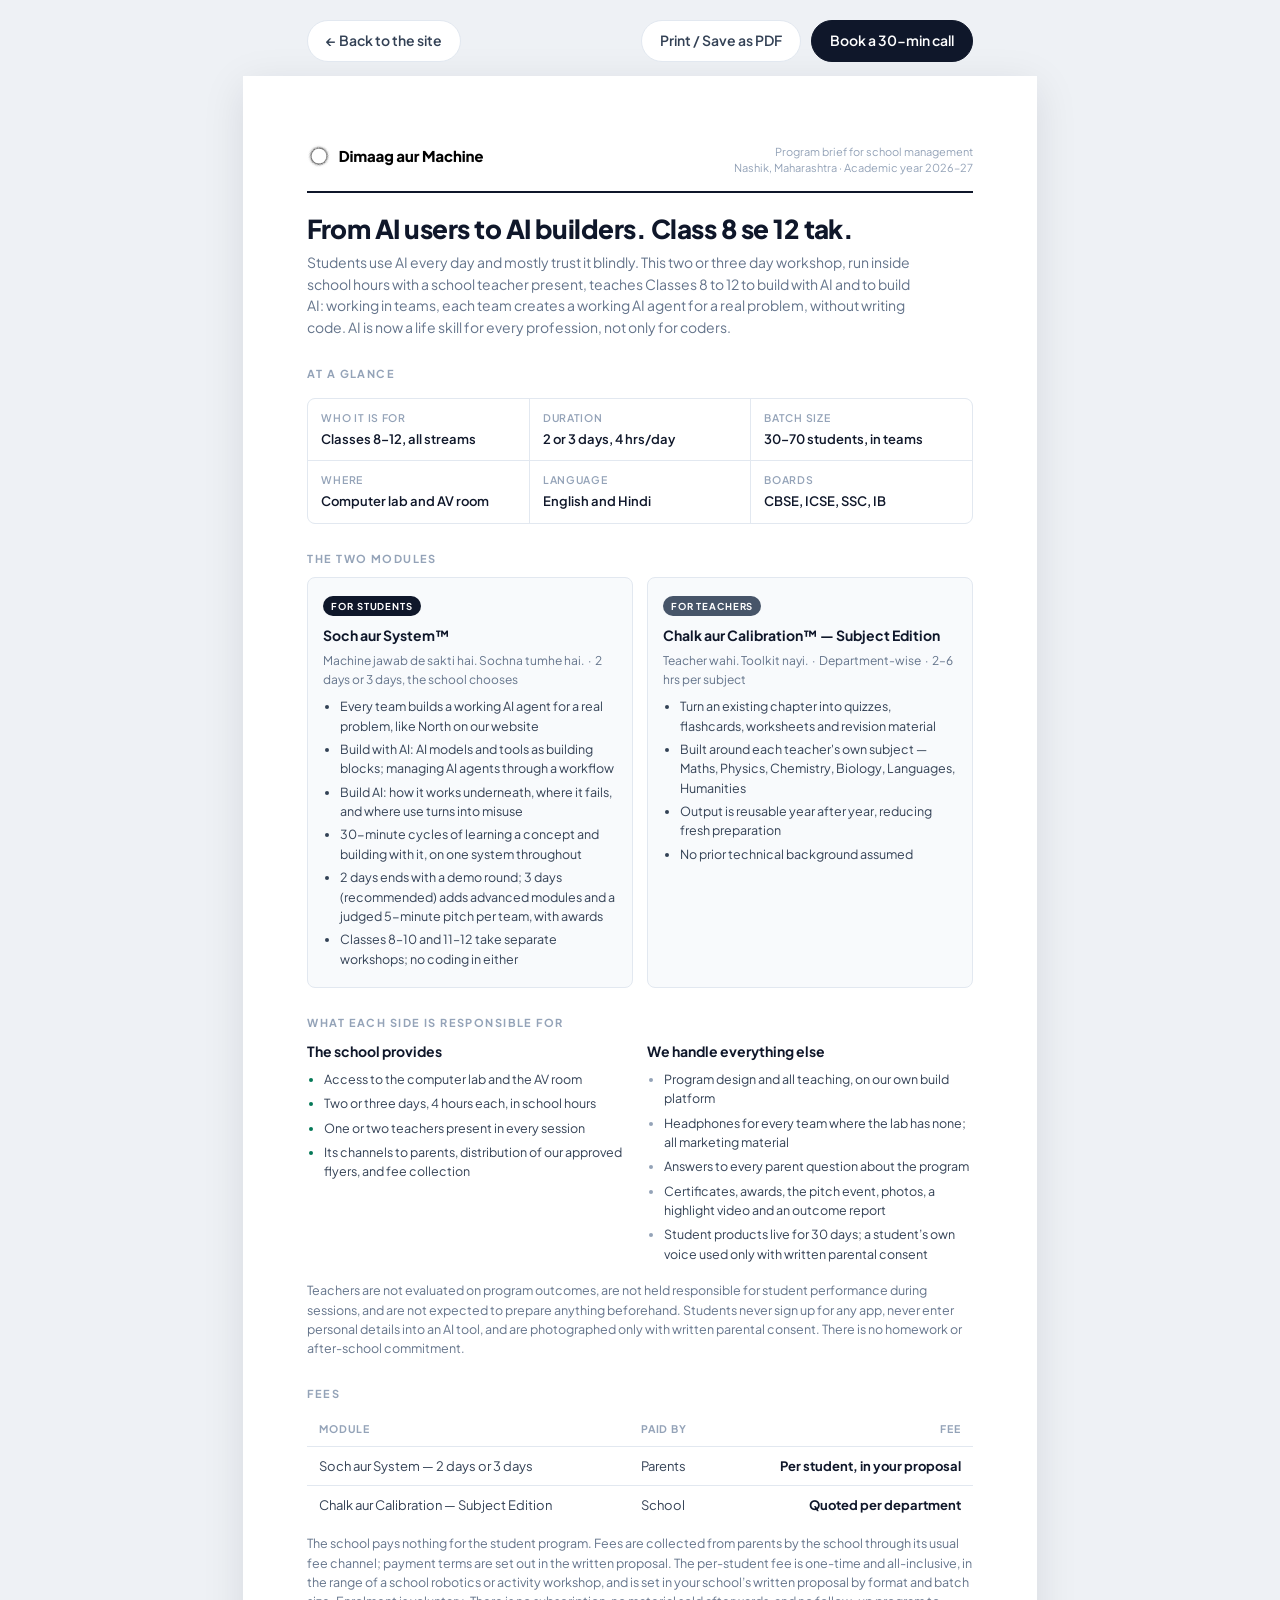
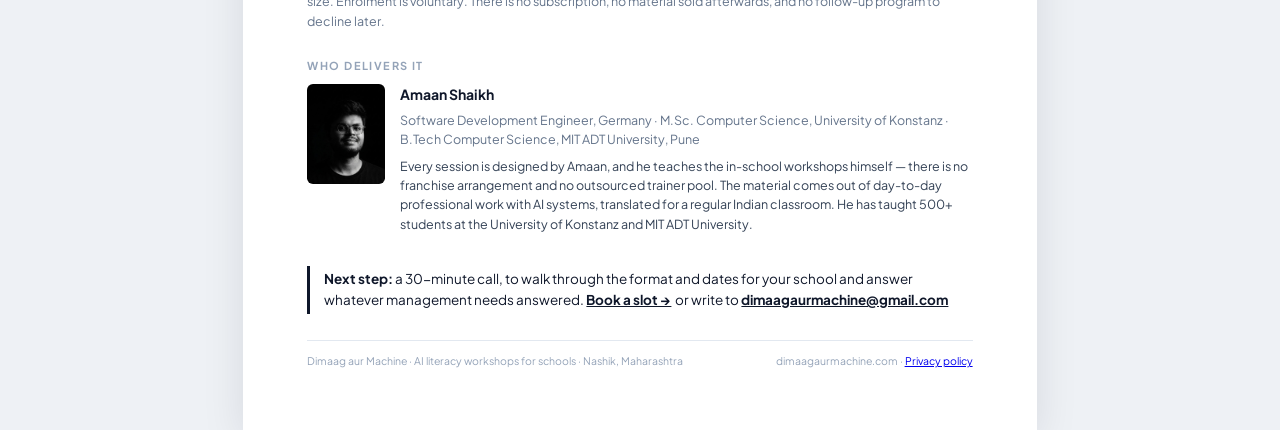
<file: program-brief.html>
<!DOCTYPE html>
<html lang="en-IN">
<head>
    <meta charset="UTF-8">
    <meta name="viewport" content="width=device-width, initial-scale=1.0">
    <title>AI Workshop Program Brief for Schools | Dimaag aur Machine</title>
    <meta name="description" content="One-page brief for school management: what students build in the Dimaag aur Machine AI workshop, how the 2 or 3 days run, what the school provides, and how fees work.">
    <link rel="canonical" href="https://dimaagaurmachine.com/program-brief.html">
    <meta name="robots" content="index, follow, max-image-preview:large">
    <link rel="alternate" hreflang="en-IN" href="https://dimaagaurmachine.com/program-brief.html">
    <link rel="alternate" hreflang="x-default" href="https://dimaagaurmachine.com/program-brief.html">
    <link rel="icon" href="favicon.ico?v=2" sizes="48x48">
    <link rel="icon" type="image/png" sizes="32x32" href="assets/brand/favicon-32.png?v=2">
    <link rel="apple-touch-icon" sizes="180x180" href="apple-touch-icon.png?v=2">
    <link rel="manifest" href="site.webmanifest">
    <meta name="theme-color" content="#ffffff">
    <meta property="og:type" content="website">
    <meta property="og:site_name" content="Dimaag aur Machine">
    <meta property="og:locale" content="en_IN">
    <meta property="og:url" content="https://dimaagaurmachine.com/program-brief.html">
    <meta property="og:title" content="AI Workshop Program Brief for Schools | Dimaag aur Machine">
    <meta property="og:description" content="One-page brief for school management: what students build in the Dimaag aur Machine AI workshop, how the 2 or 3 days run, what the school provides, and how fees work.">
    <meta property="og:image" content="https://dimaagaurmachine.com/assets/brand/og-image.jpg">
    <meta property="og:image:width" content="1200">
    <meta property="og:image:height" content="630">
    <meta property="og:image:alt" content="Dimaag aur Machine: from AI users to AI builders.">
    <meta name="twitter:card" content="summary_large_image">
    <meta name="twitter:title" content="AI Workshop Program Brief for Schools | Dimaag aur Machine">
    <meta name="twitter:description" content="One-page brief for school management: what students build in the Dimaag aur Machine AI workshop, how the 2 or 3 days run, what the school provides, and how fees work.">
    <meta name="twitter:image" content="https://dimaagaurmachine.com/assets/brand/og-image.jpg">
    <script type="application/ld+json">
{
 "@context": "https://schema.org",
 "@graph": [
  {
   "@type": "WebPage",
   "@id": "https://dimaagaurmachine.com/program-brief.html#webpage",
   "url": "https://dimaagaurmachine.com/program-brief.html",
   "name": "AI Workshop Program Brief for Schools | Dimaag aur Machine",
   "description": "One-page brief for school management: what students build in the Dimaag aur Machine AI workshop, how the 2 or 3 days run, what the school provides, and how fees work.",
   "inLanguage": "en-IN",
   "isPartOf": {
    "@id": "https://dimaagaurmachine.com/#website"
   },
   "about": {
    "@id": "https://dimaagaurmachine.com/#organization"
   },
   "dateModified": "2026-10-15"
  },
  {
   "@type": "BreadcrumbList",
   "itemListElement": [
    {
     "@type": "ListItem",
     "position": 1,
     "name": "Home",
     "item": "https://dimaagaurmachine.com/"
    },
    {
     "@type": "ListItem",
     "position": 2,
     "name": "Program brief",
     "item": "https://dimaagaurmachine.com/program-brief.html"
    }
   ]
  }
 ]
}
    </script>

    <link rel="preconnect" href="https://fonts.googleapis.com">
    <link rel="preconnect" href="https://fonts.gstatic.com" crossorigin>
    <link href="https://fonts.googleapis.com/css2?family=Plus+Jakarta+Sans:wght@400;500;600;700;800&display=swap" rel="stylesheet">

    <style>
        :root {
            --ink:      #0f172a;
            --body:     #334155;
            --muted:    #64748b;
            --faint:    #94a3b8;
            --line:     #e2e8f0;
            --wash:     #f8fafc;
            --accent:   #047857;
        }

        *, *::before, *::after { box-sizing: border-box; }

        body {
            margin: 0;
            font-family: "Plus Jakarta Sans", system-ui, -apple-system, sans-serif;
            color: var(--body);
            background: #eef1f5;
            line-height: 1.55;
            -webkit-font-smoothing: antialiased;
        }

        /* The sheet: sized to A4 so print and screen agree */
        .sheet {
            max-width: 210mm;
            margin: 0 auto;
            background: #fff;
            padding: 18mm 17mm 16mm;
            box-shadow: 0 10px 40px rgba(15, 23, 42, .10);
        }

        /* ---------- Screen-only toolbar ---------- */
        .toolbar {
            max-width: 210mm;
            margin: 0 auto;
            padding: 20px 17mm 14px;
            display: flex;
            flex-wrap: wrap;
            gap: 10px;
            align-items: center;
            justify-content: space-between;
        }
        .toolbar a, .toolbar button {
            font: inherit;
            font-size: 14px;
            font-weight: 600;
            border-radius: 999px;
            padding: 9px 18px;
            cursor: pointer;
            text-decoration: none;
            border: 1px solid var(--line);
            background: #fff;
            color: var(--body);
            transition: border-color .15s, color .15s;
        }
        .toolbar a:hover, .toolbar button:hover { border-color: var(--ink); color: var(--ink); }
        .toolbar .primary { background: var(--ink); color: #fff; border-color: var(--ink); }
        .toolbar .primary:hover { background: #1e293b; color: #fff; }

        /* ---------- Masthead ---------- */
        .masthead {
            display: flex;
            align-items: flex-start;
            justify-content: space-between;
            gap: 20px;
            padding-bottom: 14px;
            border-bottom: 2px solid var(--ink);
        }
        .brand { display: flex; align-items: center; gap: 9px; }
        .brand img { height: 24px; width: auto; display: block; }
        .masthead .meta { text-align: right; font-size: 11px; color: var(--faint); line-height: 1.5; }

        h1 {
            font-size: 26px;
            line-height: 1.2;
            letter-spacing: -.02em;
            color: var(--ink);
            margin: 20px 0 8px;
            font-weight: 800;
        }
        .standfirst { font-size: 14px; color: var(--muted); margin: 0 0 22px; max-width: 62ch; }

        h2 {
            font-size: 11px;
            letter-spacing: .13em;
            text-transform: uppercase;
            color: var(--faint);
            font-weight: 700;
            margin: 26px 0 10px;
        }
        h3 { font-size: 14px; color: var(--ink); margin: 0 0 5px; font-weight: 700; }
        p  { margin: 0 0 10px; font-size: 13.5px; }

        /* ---------- At a glance ---------- */
        .glance {
            display: grid;
            grid-template-columns: repeat(3, 1fr);
            gap: 1px;
            background: var(--line);
            border: 1px solid var(--line);
            border-radius: 8px;
            overflow: hidden;
        }
        .glance div { background: #fff; padding: 11px 13px; }
        .glance dt { font-size: 10.5px; text-transform: uppercase; letter-spacing: .07em; color: var(--faint); font-weight: 600; margin-bottom: 3px; }
        .glance dd { margin: 0; font-size: 13px; color: var(--ink); font-weight: 600; }

        /* ---------- Modules ---------- */
        .modules { display: grid; grid-template-columns: 1fr 1fr; gap: 14px; }
        .module {
            border: 1px solid var(--line);
            border-radius: 8px;
            padding: 14px 15px;
            background: var(--wash);
        }
        .tag {
            display: inline-block;
            font-size: 9.5px;
            font-weight: 700;
            letter-spacing: .09em;
            text-transform: uppercase;
            background: var(--ink);
            color: #fff;
            padding: 3px 8px;
            border-radius: 999px;
            margin-bottom: 9px;
        }
        .tag.alt { background: #475569; }

        ul { margin: 0; padding-left: 17px; }
        li { font-size: 12.5px; margin-bottom: 4px; }

        /* ---------- Responsibilities ---------- */
        .split { display: grid; grid-template-columns: 1fr 1fr; gap: 14px; }
        .split ul li { margin-bottom: 5px; }
        .yes li::marker { color: var(--accent); }
        .no  li::marker { color: var(--faint); }

        /* ---------- Fees ---------- */
        .fees { width: 100%; border-collapse: collapse; font-size: 13px; }
        .fees th, .fees td { text-align: left; padding: 9px 12px; border-bottom: 1px solid var(--line); }
        .fees thead th { font-size: 10.5px; text-transform: uppercase; letter-spacing: .07em; color: var(--faint); border-bottom: 1px solid var(--line); }
        .fees td:last-child, .fees th:last-child { text-align: right; }
        .fees tbody tr:last-child td { border-bottom: none; }
        .fees .amount { font-weight: 700; color: var(--ink); white-space: nowrap; }

        /* ---------- Instructor ---------- */
        .instructor { display: flex; gap: 15px; align-items: flex-start; }
        .instructor img {
            width: 78px;
            height: 100px;
            object-fit: cover;
            object-position: center 22%;
            border-radius: 6px;
            flex-shrink: 0;
        }

        .callout {
            border-left: 3px solid var(--ink);
            padding: 3px 0 3px 14px;
            margin: 22px 0 0;
        }
        .callout p { margin: 0; font-size: 13.5px; color: var(--ink); }
        .callout a { color: var(--ink); font-weight: 700; }

        footer {
            margin-top: 26px;
            padding-top: 12px;
            border-top: 1px solid var(--line);
            font-size: 10.5px;
            color: var(--faint);
            display: flex;
            justify-content: space-between;
            gap: 14px;
        }

        /* ---------- Small screens ---------- */
        @media (max-width: 720px) {
            .sheet { padding: 24px 20px 28px; box-shadow: none; }
            .toolbar { padding: 16px 20px 10px; }
            .glance { grid-template-columns: 1fr 1fr; }
            .modules, .split { grid-template-columns: 1fr; }
            .masthead { flex-direction: column; gap: 10px; }
            .masthead .meta { text-align: left; }
            h1 { font-size: 22px; }
            /* the fee table wrapped badly and pushed the page sideways on phones */
            .fees th, .fees td { padding: 8px 6px; }
            .fees .amount { white-space: normal; }
        }

        /* ---------- Print ---------- */
        @page { size: A4; margin: 12mm; }
        @media print {
            body { background: #fff; }
            .toolbar { display: none !important; }
            .sheet { box-shadow: none; max-width: none; padding: 0; }
            h2 { margin-top: 16px; }
            .module, .glance, section, .instructor { page-break-inside: avoid; }
            a { color: inherit; text-decoration: none; }
        }
    </style>
</head>
<body>

<div class="toolbar">
    <a href="index.html">&larr; Back to the site</a>
    <div style="display:flex; gap:10px; flex-wrap:wrap;">
        <button onclick="window.print()">Print / Save as PDF</button>
        <a class="primary" href="index.html#book">Book a 30-min call</a>
    </div>
</div>

<div class="sheet">

    <header class="masthead">
        <div class="brand">
            <picture>
                <source type="image/webp" srcset="assets/brand/logo-black.webp">
                <img src="assets/brand/logo-black.png" alt="Dimaag aur Machine" width="704" height="96">
            </picture>
        </div>
        <div class="meta">
            Program brief for school management<br>
            Nashik, Maharashtra &middot; Academic year 2026&ndash;27
        </div>
    </header>

    <h1>From AI users to AI builders. Class 8 se 12 tak.</h1>
    <p class="standfirst">
        Students use AI every day and mostly trust it blindly. This two or three day workshop, run inside
        school hours with a school teacher present, teaches Classes 8 to 12 to build with AI and to build AI:
        working in teams, each team creates a working AI agent for a real problem, without writing code.
        AI is now a life skill for every profession, not only for coders.
    </p>

    <section>
        <h2>At a glance</h2>
        <dl class="glance">
            <div><dt>Who it is for</dt><dd>Classes 8&ndash;12, all streams</dd></div>
            <div><dt>Duration</dt><dd>2 or 3 days, 4 hrs/day</dd></div>
            <div><dt>Batch size</dt><dd>30&ndash;70 students, in teams</dd></div>
            <div><dt>Where</dt><dd>Computer lab and AV room</dd></div>
            <div><dt>Language</dt><dd>English and Hindi</dd></div>
            <div><dt>Boards</dt><dd>CBSE, ICSE, SSC, IB</dd></div>
        </dl>
    </section>

    <section>
        <h2>The two modules</h2>
        <div class="modules">
            <div class="module">
                <span class="tag">For students</span>
                <h3>Soch aur System&trade;</h3>
                <p style="font-size:12px; color:var(--muted); margin-bottom:8px;">Machine jawab de sakti hai. Sochna tumhe hai. &nbsp;&middot;&nbsp; 2 days or 3 days, the school chooses</p>
                <ul>
                    <li>Every team builds a working AI agent for a real problem, like North on our website</li>
                    <li>Build with AI: AI models and tools as building blocks; managing AI agents through a workflow</li>
                    <li>Build AI: how it works underneath, where it fails, and where use turns into misuse</li>
                    <li>30-minute cycles of learning a concept and building with it, on one system throughout</li>
                    <li>2 days ends with a demo round; 3 days (recommended) adds advanced modules and a judged 5-minute pitch per team, with awards</li>
                    <li>Classes 8&ndash;10 and 11&ndash;12 take separate workshops; no coding in either</li>
                </ul>
            </div>
            <div class="module">
                <span class="tag alt">For teachers</span>
                <h3>Chalk aur Calibration&trade; &mdash; Subject Edition</h3>
                <p style="font-size:12px; color:var(--muted); margin-bottom:8px;">Teacher wahi. Toolkit nayi. &nbsp;&middot;&nbsp; Department-wise &nbsp;&middot;&nbsp; 2&ndash;6 hrs per subject</p>
                <ul>
                    <li>Turn an existing chapter into quizzes, flashcards, worksheets and revision material</li>
                    <li>Built around each teacher's own subject &mdash; Maths, Physics, Chemistry, Biology, Languages, Humanities</li>
                    <li>Output is reusable year after year, reducing fresh preparation</li>
                    <li>No prior technical background assumed</li>
                </ul>
            </div>
        </div>
    </section>

    <section>
        <h2>What each side is responsible for</h2>
        <div class="split">
            <div>
                <h3 style="margin-bottom:7px;">The school provides</h3>
                <ul class="yes">
                    <li>Access to the computer lab and the AV room</li>
                    <li>Two or three days, 4 hours each, in school hours</li>
                    <li>One or two teachers present in every session</li>
                    <li>Its channels to parents, distribution of our approved flyers, and fee collection</li>
                </ul>
            </div>
            <div>
                <h3 style="margin-bottom:7px;">We handle everything else</h3>
                <ul class="no">
                    <li>Program design and all teaching, on our own build platform</li>
                    <li>Headphones for every team where the lab has none; all marketing material</li>
                    <li>Answers to every parent question about the program</li>
                    <li>Certificates, awards, the pitch event, photos, a highlight video and an outcome report</li>
                    <li>Student products live for 30 days; a student&rsquo;s own voice used only with written parental consent</li>
                </ul>
            </div>
        </div>
        <p style="margin-top:12px; font-size:12.5px; color:var(--muted);">
            Teachers are not evaluated on program outcomes, are not held responsible for student performance
            during sessions, and are not expected to prepare anything beforehand. Students never sign up for any
            app, never enter personal details into an AI tool, and are photographed only with written parental
            consent. There is no homework or after-school commitment.
        </p>
    </section>

    <section>
        <h2>Fees</h2>
        <table class="fees">
            <thead>
                <tr><th>Module</th><th>Paid by</th><th>Fee</th></tr>
            </thead>
            <tbody>
                <tr>
                    <td>Soch aur System &mdash; 2 days or 3 days</td>
                    <td>Parents</td>
                    <td class="amount">Per student, in your proposal</td>
                </tr>
                <tr>
                    <td>Chalk aur Calibration &mdash; Subject Edition</td>
                    <td>School</td>
                    <td class="amount">Quoted per department</td>
                </tr>
            </tbody>
        </table>
        <p style="margin-top:10px; font-size:12.5px; color:var(--muted);">
            The school pays nothing for the student program. Fees are collected from parents by the school through
            its usual fee channel; payment terms are set out in the written proposal. The per-student fee is one-time and all-inclusive,
            in the range of a school robotics or activity workshop, and is set in your school&rsquo;s written proposal
            by format and batch size. Enrolment is voluntary. There is no subscription, no material sold afterwards,
            and no follow-up program to decline later.
        </p>
    </section>

    <section>
        <h2>Who delivers it</h2>
        <div class="instructor">
            <img src="assets/people/amaan-shaikh-bw.jpg" alt="Amaan Shaikh, founder and instructor" width="800" height="1275">
            <div>
                <h3>Amaan Shaikh</h3>
                <p style="margin-bottom:7px; font-size:12.5px; color:var(--muted);">
                    Software Development Engineer, Germany &middot; M.Sc. Computer Science, University of Konstanz
                    &middot; B.Tech Computer Science, MIT ADT University, Pune
                </p>
                <p style="font-size:12.5px;">
                    Every session is designed by Amaan, and he teaches the in-school workshops himself &mdash; there is
                    no franchise arrangement and no outsourced trainer pool. The material comes out of day-to-day
                    professional work with AI systems, translated for a regular Indian classroom. He has taught 500+
                    students at the University of Konstanz and MIT ADT University.
                </p>
            </div>
        </div>
    </section>

    <div class="callout">
        <p>
            <strong>Next step:</strong> a 30-minute call, to walk through the format and dates for your school
            and answer whatever management needs answered.
            <a href="index.html#book">Book a slot &rarr;</a> &nbsp;or write to
            <a href="mailto:dimaagaurmachine@gmail.com">dimaagaurmachine@gmail.com</a>
        </p>
    </div>

    <footer>
        <span>Dimaag aur Machine &middot; AI literacy workshops for schools &middot; Nashik, Maharashtra</span>
        <span>dimaagaurmachine.com &middot; <a href="privacy-policy.html">Privacy policy</a></span>
    </footer>

</div>

</body>
</html>
</file>
